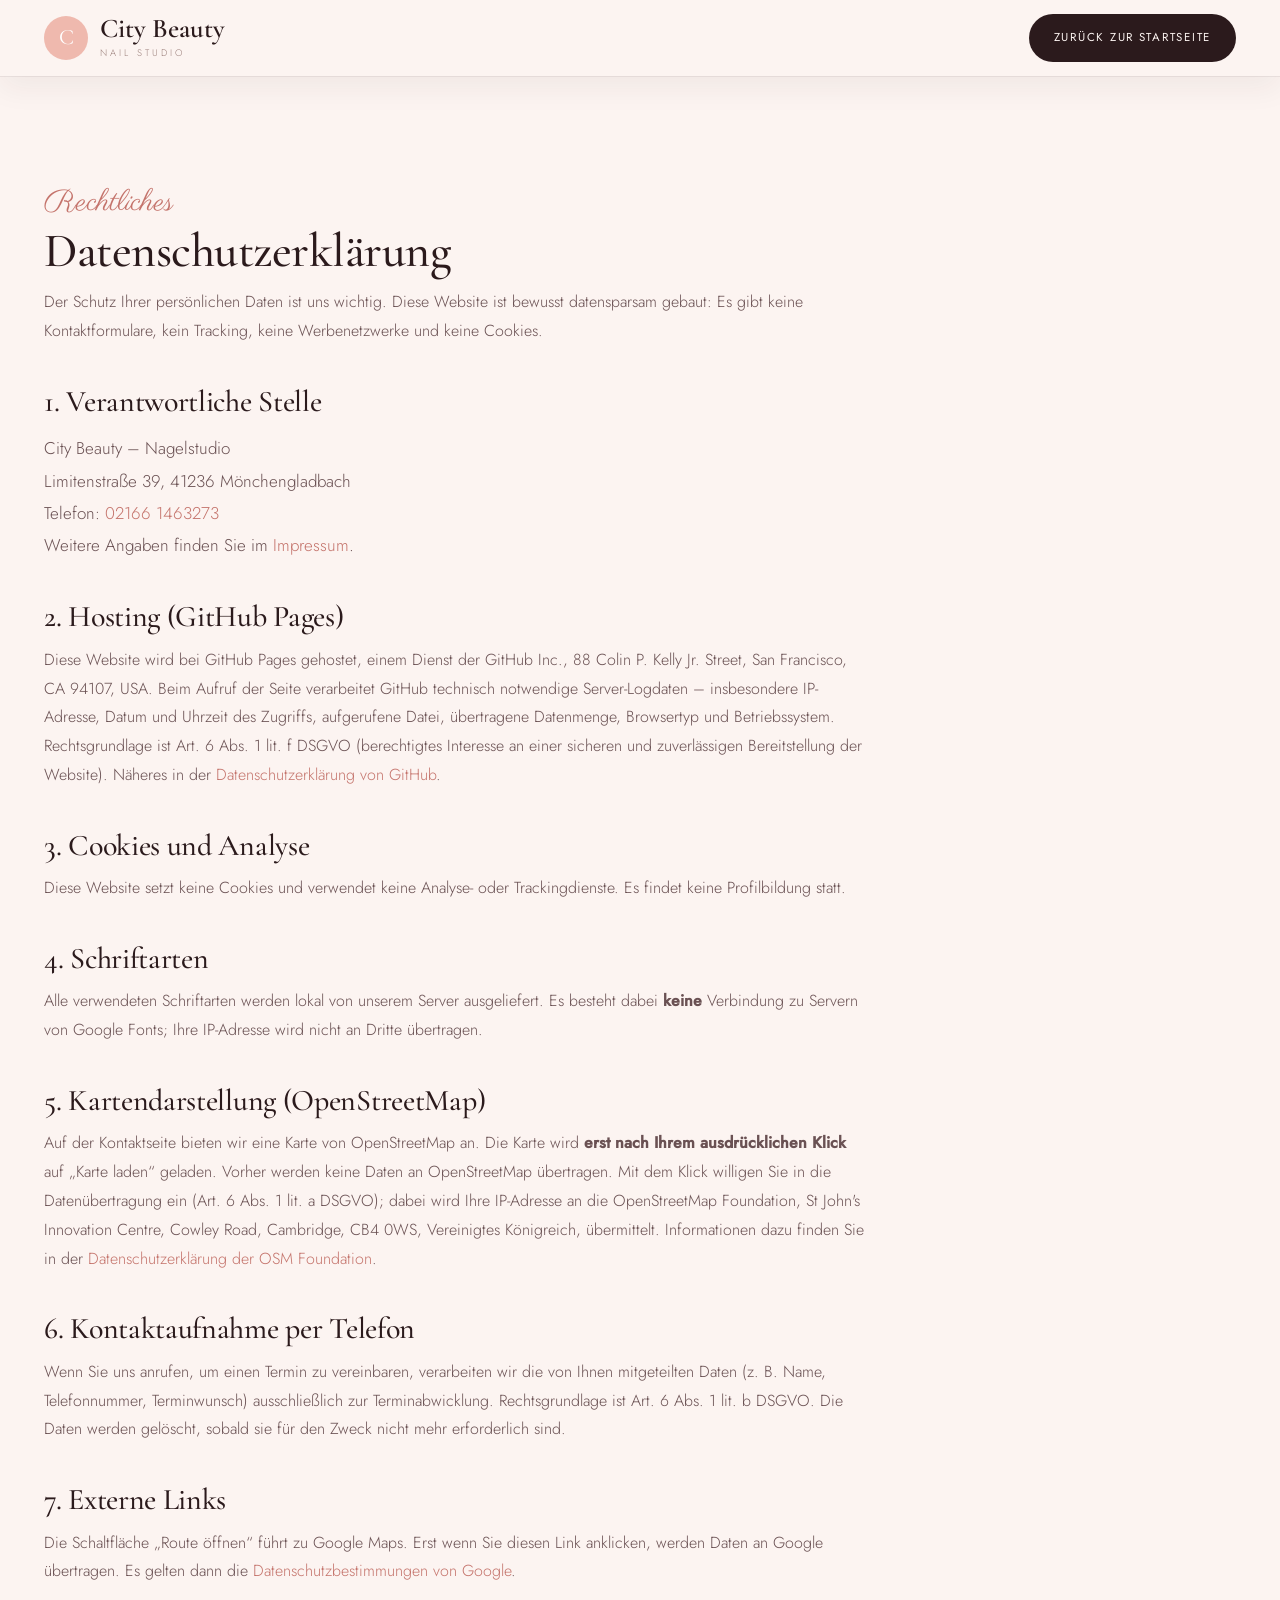
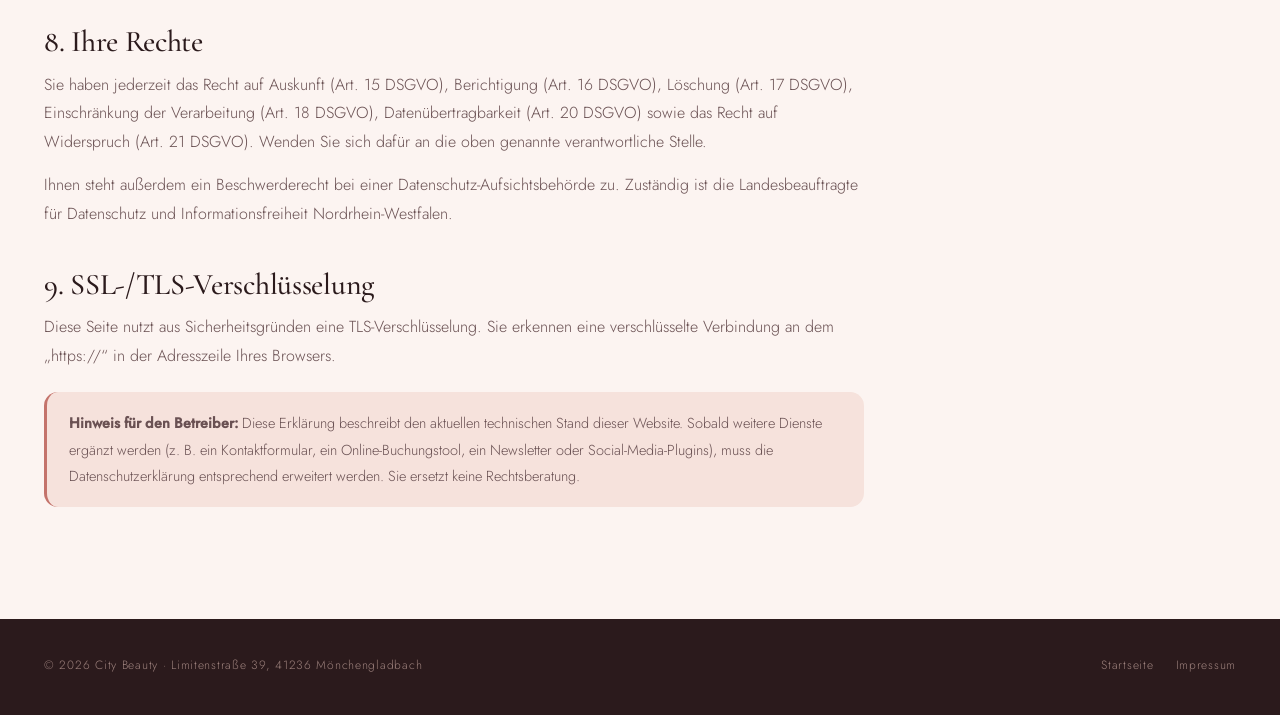
<file: datenschutz.html>
<!DOCTYPE html>
<html lang="de">
<head>
<meta charset="utf-8">
<meta name="viewport" content="width=device-width, initial-scale=1">
<title>Datenschutz · City Beauty Nagelstudio</title>
<meta name="description" content="Datenschutzerklärung der Website des Nagelstudios City Beauty in Mönchengladbach-Rheydt.">
<meta name="robots" content="noindex, follow">
<meta name="theme-color" content="#fcf4f1">
<link rel="icon" href="assets/img/favicon.svg" type="image/svg+xml">
<link rel="stylesheet" href="assets/css/fonts.css">
<link rel="stylesheet" href="assets/css/style.css">
</head>
<body>
<a class="skip-link" href="#main">Zum Inhalt springen</a>

<header class="header is-stuck">
  <div class="shell header__inner">
    <a class="brand" href="index.html" aria-label="City Beauty – zur Startseite">
      <span class="brand__mark" aria-hidden="true">C</span>
      <span>
        <span class="brand__name">City Beauty</span>
        <span class="brand__sub">Nail Studio</span>
      </span>
    </a>
    <a class="btn btn--sm" href="index.html">Zurück zur Startseite</a>
  </div>
</header>

<main id="main" class="section shell">
  <article class="legal">
    <span class="script">Rechtliches</span>
    <h1 class="h2" style="margin-top:8px">Datenschutzerklärung</h1>
    <p>Der Schutz Ihrer persönlichen Daten ist uns wichtig. Diese Website ist bewusst datensparsam gebaut: Es gibt keine Kontaktformulare, kein Tracking, keine Werbenetzwerke und keine Cookies.</p>

    <h2>1. Verantwortliche Stelle</h2>
    <address>
      City Beauty – Nagelstudio<br>
      Limitenstraße 39, 41236 Mönchengladbach<br>
      Telefon: <a href="tel:+4921661463273">02166 1463273</a><br>
      Weitere Angaben finden Sie im <a href="impressum.html">Impressum</a>.
    </address>

    <h2>2. Hosting (GitHub Pages)</h2>
    <p>Diese Website wird bei GitHub Pages gehostet, einem Dienst der GitHub Inc., 88 Colin P. Kelly Jr. Street, San Francisco, CA 94107, USA. Beim Aufruf der Seite verarbeitet GitHub technisch notwendige Server-Logdaten – insbesondere IP-Adresse, Datum und Uhrzeit des Zugriffs, aufgerufene Datei, übertragene Datenmenge, Browsertyp und Betriebssystem. Rechtsgrundlage ist Art. 6 Abs. 1 lit. f DSGVO (berechtigtes Interesse an einer sicheren und zuverlässigen Bereitstellung der Website). Näheres in der <a href="https://docs.github.com/de/site-policy/privacy-policies/github-privacy-statement" target="_blank" rel="noopener">Datenschutzerklärung von GitHub</a>.</p>

    <h2>3. Cookies und Analyse</h2>
    <p>Diese Website setzt keine Cookies und verwendet keine Analyse- oder Trackingdienste. Es findet keine Profilbildung statt.</p>

    <h2>4. Schriftarten</h2>
    <p>Alle verwendeten Schriftarten werden lokal von unserem Server ausgeliefert. Es besteht dabei <strong>keine</strong> Verbindung zu Servern von Google Fonts; Ihre IP-Adresse wird nicht an Dritte übertragen.</p>

    <h2>5. Kartendarstellung (OpenStreetMap)</h2>
    <p>Auf der Kontaktseite bieten wir eine Karte von OpenStreetMap an. Die Karte wird <strong>erst nach Ihrem ausdrücklichen Klick</strong> auf „Karte laden“ geladen. Vorher werden keine Daten an OpenStreetMap übertragen. Mit dem Klick willigen Sie in die Datenübertragung ein (Art. 6 Abs. 1 lit. a DSGVO); dabei wird Ihre IP-Adresse an die OpenStreetMap Foundation, St John's Innovation Centre, Cowley Road, Cambridge, CB4 0WS, Vereinigtes Königreich, übermittelt. Informationen dazu finden Sie in der <a href="https://wiki.osmfoundation.org/wiki/Privacy_Policy" target="_blank" rel="noopener">Datenschutzerklärung der OSM Foundation</a>.</p>

    <h2>6. Kontaktaufnahme per Telefon</h2>
    <p>Wenn Sie uns anrufen, um einen Termin zu vereinbaren, verarbeiten wir die von Ihnen mitgeteilten Daten (z. B. Name, Telefonnummer, Terminwunsch) ausschließlich zur Terminabwicklung. Rechtsgrundlage ist Art. 6 Abs. 1 lit. b DSGVO. Die Daten werden gelöscht, sobald sie für den Zweck nicht mehr erforderlich sind.</p>

    <h2>7. Externe Links</h2>
    <p>Die Schaltfläche „Route öffnen“ führt zu Google Maps. Erst wenn Sie diesen Link anklicken, werden Daten an Google übertragen. Es gelten dann die <a href="https://policies.google.com/privacy" target="_blank" rel="noopener">Datenschutzbestimmungen von Google</a>.</p>

    <h2>8. Ihre Rechte</h2>
    <p>Sie haben jederzeit das Recht auf Auskunft (Art. 15 DSGVO), Berichtigung (Art. 16 DSGVO), Löschung (Art. 17 DSGVO), Einschränkung der Verarbeitung (Art. 18 DSGVO), Datenübertragbarkeit (Art. 20 DSGVO) sowie das Recht auf Widerspruch (Art. 21 DSGVO). Wenden Sie sich dafür an die oben genannte verantwortliche Stelle.</p>
    <p>Ihnen steht außerdem ein Beschwerderecht bei einer Datenschutz-Aufsichtsbehörde zu. Zuständig ist die Landesbeauftragte für Datenschutz und Informationsfreiheit Nordrhein-Westfalen.</p>

    <h2>9. SSL-/TLS-Verschlüsselung</h2>
    <p>Diese Seite nutzt aus Sicherheitsgründen eine TLS-Verschlüsselung. Sie erkennen eine verschlüsselte Verbindung an dem „https://“ in der Adresszeile Ihres Browsers.</p>

    <p class="note"><strong>Hinweis für den Betreiber:</strong> Diese Erklärung beschreibt den aktuellen technischen Stand dieser Website. Sobald weitere Dienste ergänzt werden (z. B. ein Kontaktformular, ein Online-Buchungstool, ein Newsletter oder Social-Media-Plugins), muss die Datenschutzerklärung entsprechend erweitert werden. Sie ersetzt keine Rechtsberatung.</p>
  </article>
</main>

<footer class="footer">
  <div class="shell footer__bottom" style="padding-top:36px">
    <span>© <span id="year">2026</span> City Beauty · Limitenstraße 39, 41236 Mönchengladbach</span>
    <span style="display:flex;gap:22px">
      <a href="index.html">Startseite</a>
      <a href="impressum.html">Impressum</a>
    </span>
  </div>
</footer>

<script>document.getElementById('year').textContent = new Date().getFullYear();</script>
</body>
</html>
</file>
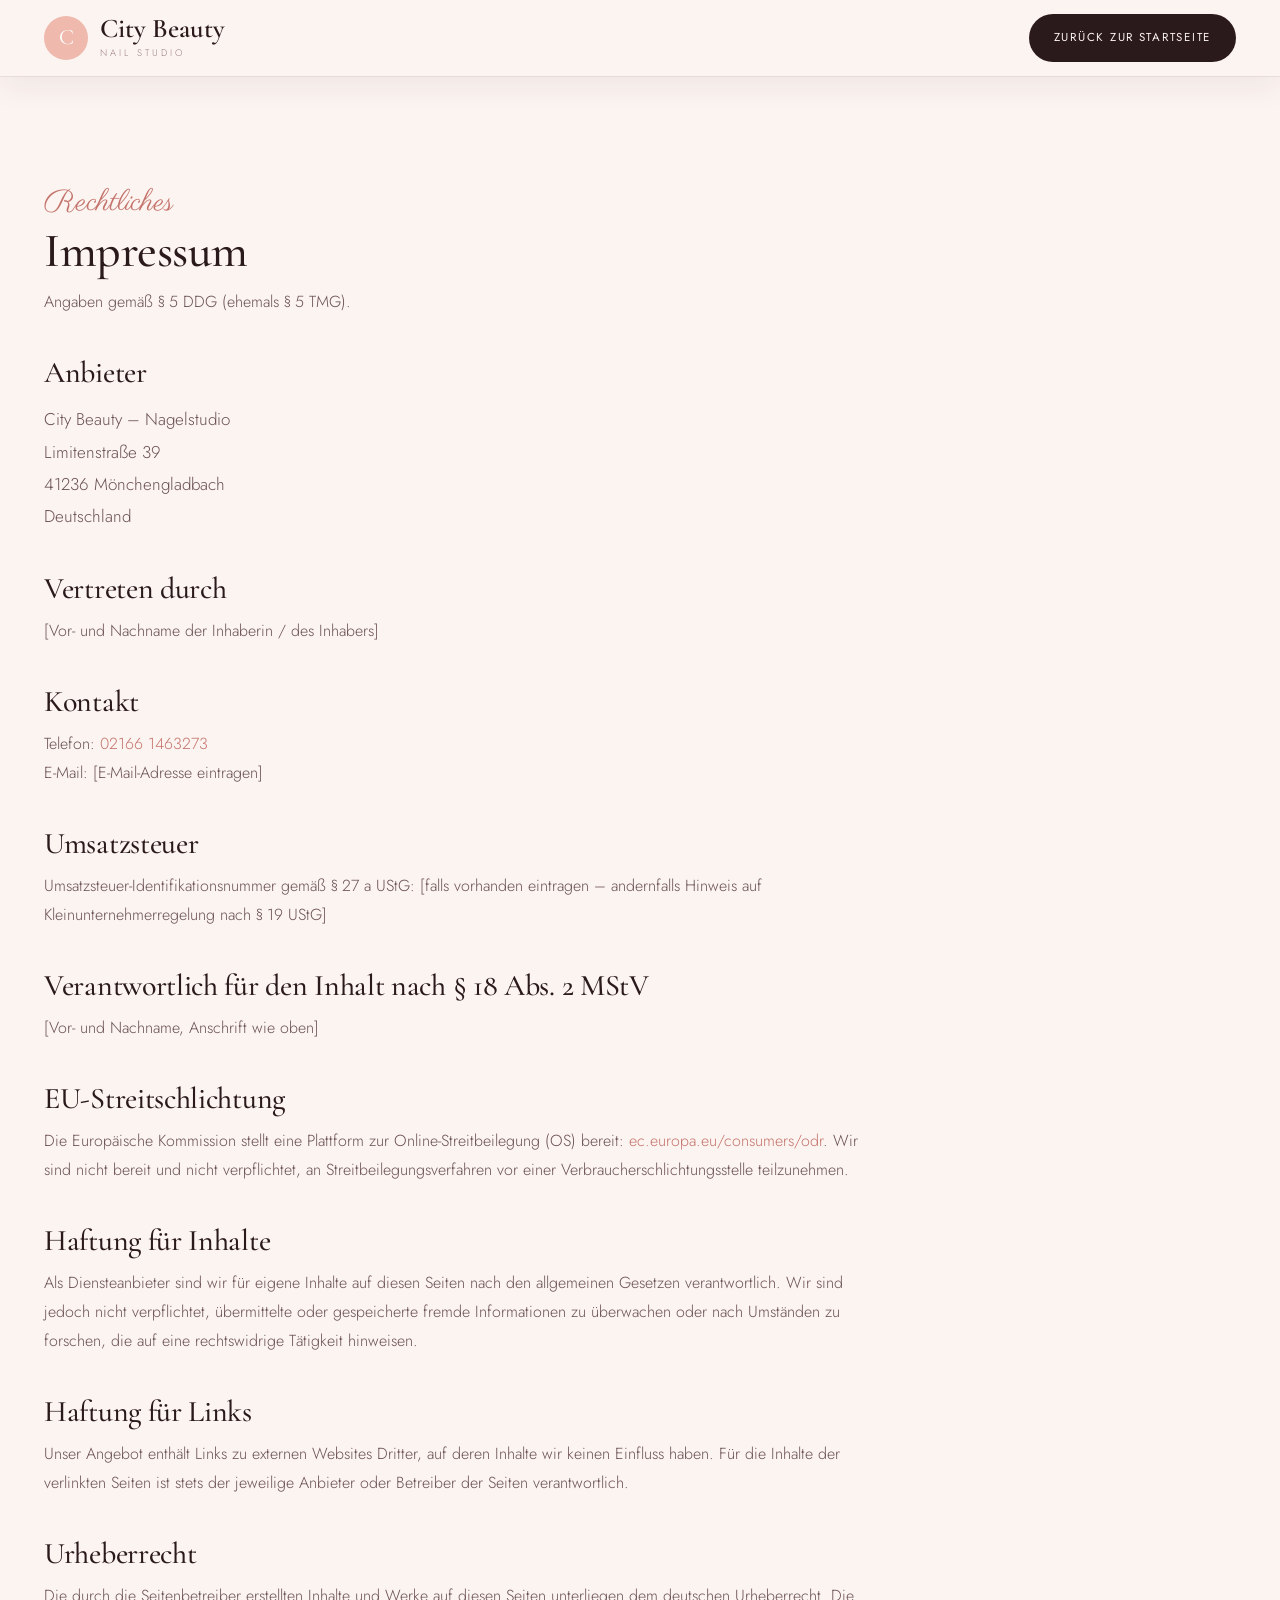
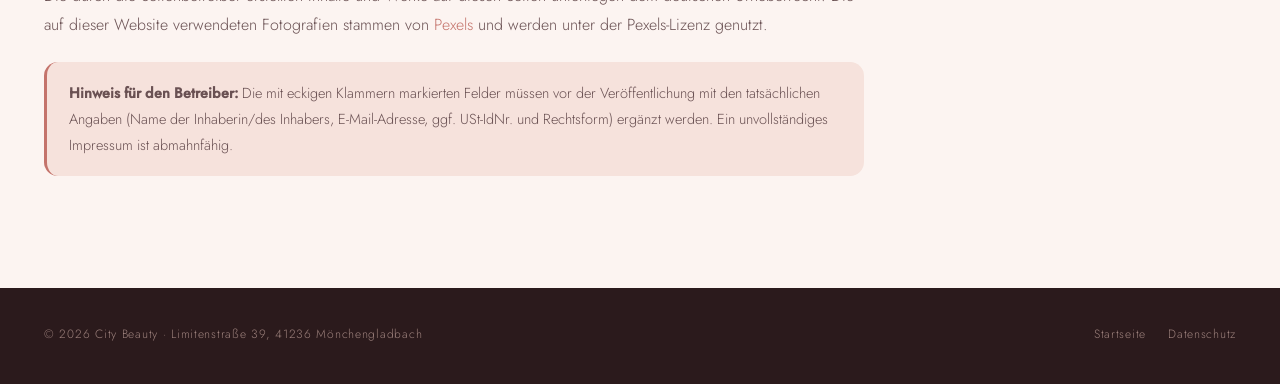
<file: impressum.html>
<!DOCTYPE html>
<html lang="de">
<head>
<meta charset="utf-8">
<meta name="viewport" content="width=device-width, initial-scale=1">
<title>Impressum · City Beauty Nagelstudio</title>
<meta name="description" content="Impressum und Anbieterkennzeichnung des Nagelstudios City Beauty, Limitenstraße 39, 41236 Mönchengladbach.">
<meta name="robots" content="noindex, follow">
<meta name="theme-color" content="#fcf4f1">
<link rel="icon" href="assets/img/favicon.svg" type="image/svg+xml">
<link rel="stylesheet" href="assets/css/fonts.css">
<link rel="stylesheet" href="assets/css/style.css">
</head>
<body>
<a class="skip-link" href="#main">Zum Inhalt springen</a>

<header class="header is-stuck">
  <div class="shell header__inner">
    <a class="brand" href="index.html" aria-label="City Beauty – zur Startseite">
      <span class="brand__mark" aria-hidden="true">C</span>
      <span>
        <span class="brand__name">City Beauty</span>
        <span class="brand__sub">Nail Studio</span>
      </span>
    </a>
    <a class="btn btn--sm" href="index.html">Zurück zur Startseite</a>
  </div>
</header>

<main id="main" class="section shell">
  <article class="legal">
    <span class="script">Rechtliches</span>
    <h1 class="h2" style="margin-top:8px">Impressum</h1>
    <p>Angaben gemäß § 5 DDG (ehemals § 5 TMG).</p>

    <h2>Anbieter</h2>
    <address>
      City Beauty – Nagelstudio<br>
      Limitenstraße 39<br>
      41236 Mönchengladbach<br>
      Deutschland
    </address>

    <h2>Vertreten durch</h2>
    <p>[Vor- und Nachname der Inhaberin / des Inhabers]</p>

    <h2>Kontakt</h2>
    <p>
      Telefon: <a href="tel:+4921661463273">02166 1463273</a><br>
      E-Mail: [E-Mail-Adresse eintragen]
    </p>

    <h2>Umsatzsteuer</h2>
    <p>Umsatzsteuer-Identifikationsnummer gemäß § 27 a UStG: [falls vorhanden eintragen – andernfalls Hinweis auf Kleinunternehmerregelung nach § 19 UStG]</p>

    <h2>Verantwortlich für den Inhalt nach § 18 Abs. 2 MStV</h2>
    <p>[Vor- und Nachname, Anschrift wie oben]</p>

    <h2>EU-Streitschlichtung</h2>
    <p>Die Europäische Kommission stellt eine Plattform zur Online-Streitbeilegung (OS) bereit: <a href="https://ec.europa.eu/consumers/odr/" target="_blank" rel="noopener">ec.europa.eu/consumers/odr</a>. Wir sind nicht bereit und nicht verpflichtet, an Streitbeilegungsverfahren vor einer Verbraucherschlichtungsstelle teilzunehmen.</p>

    <h2>Haftung für Inhalte</h2>
    <p>Als Diensteanbieter sind wir für eigene Inhalte auf diesen Seiten nach den allgemeinen Gesetzen verantwortlich. Wir sind jedoch nicht verpflichtet, übermittelte oder gespeicherte fremde Informationen zu überwachen oder nach Umständen zu forschen, die auf eine rechtswidrige Tätigkeit hinweisen.</p>

    <h2>Haftung für Links</h2>
    <p>Unser Angebot enthält Links zu externen Websites Dritter, auf deren Inhalte wir keinen Einfluss haben. Für die Inhalte der verlinkten Seiten ist stets der jeweilige Anbieter oder Betreiber der Seiten verantwortlich.</p>

    <h2>Urheberrecht</h2>
    <p>Die durch die Seitenbetreiber erstellten Inhalte und Werke auf diesen Seiten unterliegen dem deutschen Urheberrecht. Die auf dieser Website verwendeten Fotografien stammen von <a href="https://www.pexels.com/" target="_blank" rel="noopener">Pexels</a> und werden unter der Pexels-Lizenz genutzt.</p>

    <p class="note"><strong>Hinweis für den Betreiber:</strong> Die mit eckigen Klammern markierten Felder müssen vor der Veröffentlichung mit den tatsächlichen Angaben (Name der Inhaberin/des Inhabers, E-Mail-Adresse, ggf. USt-IdNr. und Rechtsform) ergänzt werden. Ein unvollständiges Impressum ist abmahnfähig.</p>
  </article>
</main>

<footer class="footer">
  <div class="shell footer__bottom" style="padding-top:36px">
    <span>© <span id="year">2026</span> City Beauty · Limitenstraße 39, 41236 Mönchengladbach</span>
    <span style="display:flex;gap:22px">
      <a href="index.html">Startseite</a>
      <a href="datenschutz.html">Datenschutz</a>
    </span>
  </div>
</footer>

<script>document.getElementById('year').textContent = new Date().getFullYear();</script>
</body>
</html>
</file>
<file: assets/css/fonts.css>
/* Selbst gehostete Schriften (Google Fonts, SIL OFL) */
@font-face {
  font-family: 'Cormorant Garamond';
  font-style: italic;
  font-weight: 400;
  font-display: swap;
  src: url('../fonts/cormorant-garamond-400-italic-latin-ext.woff2') format('woff2');
  unicode-range: U+0100-02BA, U+02BD-02C5, U+02C7-02CC, U+02CE-02D7, U+02DD-02FF, U+0304, U+0308, U+0329, U+1D00-1DBF, U+1E00-1E9F, U+1EF2-1EFF, U+2020, U+20A0-20AB, U+20AD-20C0, U+2113, U+2C60-2C7F, U+A720-A7FF;
}
@font-face {
  font-family: 'Cormorant Garamond';
  font-style: italic;
  font-weight: 400;
  font-display: swap;
  src: url('../fonts/cormorant-garamond-400-italic-latin.woff2') format('woff2');
  unicode-range: U+0000-00FF, U+0131, U+0152-0153, U+02BB-02BC, U+02C6, U+02DA, U+02DC, U+0304, U+0308, U+0329, U+2000-206F, U+20AC, U+2122, U+2191, U+2193, U+2212, U+2215, U+FEFF, U+FFFD;
}
@font-face {
  font-family: 'Cormorant Garamond';
  font-style: italic;
  font-weight: 500;
  font-display: swap;
  src: url('../fonts/cormorant-garamond-500-italic-latin-ext.woff2') format('woff2');
  unicode-range: U+0100-02BA, U+02BD-02C5, U+02C7-02CC, U+02CE-02D7, U+02DD-02FF, U+0304, U+0308, U+0329, U+1D00-1DBF, U+1E00-1E9F, U+1EF2-1EFF, U+2020, U+20A0-20AB, U+20AD-20C0, U+2113, U+2C60-2C7F, U+A720-A7FF;
}
@font-face {
  font-family: 'Cormorant Garamond';
  font-style: italic;
  font-weight: 500;
  font-display: swap;
  src: url('../fonts/cormorant-garamond-500-italic-latin.woff2') format('woff2');
  unicode-range: U+0000-00FF, U+0131, U+0152-0153, U+02BB-02BC, U+02C6, U+02DA, U+02DC, U+0304, U+0308, U+0329, U+2000-206F, U+20AC, U+2122, U+2191, U+2193, U+2212, U+2215, U+FEFF, U+FFFD;
}
@font-face {
  font-family: 'Cormorant Garamond';
  font-style: normal;
  font-weight: 400;
  font-display: swap;
  src: url('../fonts/cormorant-garamond-400-latin-ext.woff2') format('woff2');
  unicode-range: U+0100-02BA, U+02BD-02C5, U+02C7-02CC, U+02CE-02D7, U+02DD-02FF, U+0304, U+0308, U+0329, U+1D00-1DBF, U+1E00-1E9F, U+1EF2-1EFF, U+2020, U+20A0-20AB, U+20AD-20C0, U+2113, U+2C60-2C7F, U+A720-A7FF;
}
@font-face {
  font-family: 'Cormorant Garamond';
  font-style: normal;
  font-weight: 400;
  font-display: swap;
  src: url('../fonts/cormorant-garamond-400-latin.woff2') format('woff2');
  unicode-range: U+0000-00FF, U+0131, U+0152-0153, U+02BB-02BC, U+02C6, U+02DA, U+02DC, U+0304, U+0308, U+0329, U+2000-206F, U+20AC, U+2122, U+2191, U+2193, U+2212, U+2215, U+FEFF, U+FFFD;
}
@font-face {
  font-family: 'Cormorant Garamond';
  font-style: normal;
  font-weight: 500;
  font-display: swap;
  src: url('../fonts/cormorant-garamond-500-latin-ext.woff2') format('woff2');
  unicode-range: U+0100-02BA, U+02BD-02C5, U+02C7-02CC, U+02CE-02D7, U+02DD-02FF, U+0304, U+0308, U+0329, U+1D00-1DBF, U+1E00-1E9F, U+1EF2-1EFF, U+2020, U+20A0-20AB, U+20AD-20C0, U+2113, U+2C60-2C7F, U+A720-A7FF;
}
@font-face {
  font-family: 'Cormorant Garamond';
  font-style: normal;
  font-weight: 500;
  font-display: swap;
  src: url('../fonts/cormorant-garamond-500-latin.woff2') format('woff2');
  unicode-range: U+0000-00FF, U+0131, U+0152-0153, U+02BB-02BC, U+02C6, U+02DA, U+02DC, U+0304, U+0308, U+0329, U+2000-206F, U+20AC, U+2122, U+2191, U+2193, U+2212, U+2215, U+FEFF, U+FFFD;
}
@font-face {
  font-family: 'Cormorant Garamond';
  font-style: normal;
  font-weight: 600;
  font-display: swap;
  src: url('../fonts/cormorant-garamond-600-latin-ext.woff2') format('woff2');
  unicode-range: U+0100-02BA, U+02BD-02C5, U+02C7-02CC, U+02CE-02D7, U+02DD-02FF, U+0304, U+0308, U+0329, U+1D00-1DBF, U+1E00-1E9F, U+1EF2-1EFF, U+2020, U+20A0-20AB, U+20AD-20C0, U+2113, U+2C60-2C7F, U+A720-A7FF;
}
@font-face {
  font-family: 'Cormorant Garamond';
  font-style: normal;
  font-weight: 600;
  font-display: swap;
  src: url('../fonts/cormorant-garamond-600-latin.woff2') format('woff2');
  unicode-range: U+0000-00FF, U+0131, U+0152-0153, U+02BB-02BC, U+02C6, U+02DA, U+02DC, U+0304, U+0308, U+0329, U+2000-206F, U+20AC, U+2122, U+2191, U+2193, U+2212, U+2215, U+FEFF, U+FFFD;
}
@font-face {
  font-family: 'Jost';
  font-style: normal;
  font-weight: 300;
  font-display: swap;
  src: url('../fonts/jost-300-latin-ext.woff2') format('woff2');
  unicode-range: U+0100-02BA, U+02BD-02C5, U+02C7-02CC, U+02CE-02D7, U+02DD-02FF, U+0304, U+0308, U+0329, U+1D00-1DBF, U+1E00-1E9F, U+1EF2-1EFF, U+2020, U+20A0-20AB, U+20AD-20C0, U+2113, U+2C60-2C7F, U+A720-A7FF;
}
@font-face {
  font-family: 'Jost';
  font-style: normal;
  font-weight: 300;
  font-display: swap;
  src: url('../fonts/jost-300-latin.woff2') format('woff2');
  unicode-range: U+0000-00FF, U+0131, U+0152-0153, U+02BB-02BC, U+02C6, U+02DA, U+02DC, U+0304, U+0308, U+0329, U+2000-206F, U+20AC, U+2122, U+2191, U+2193, U+2212, U+2215, U+FEFF, U+FFFD;
}
@font-face {
  font-family: 'Jost';
  font-style: normal;
  font-weight: 400;
  font-display: swap;
  src: url('../fonts/jost-400-latin-ext.woff2') format('woff2');
  unicode-range: U+0100-02BA, U+02BD-02C5, U+02C7-02CC, U+02CE-02D7, U+02DD-02FF, U+0304, U+0308, U+0329, U+1D00-1DBF, U+1E00-1E9F, U+1EF2-1EFF, U+2020, U+20A0-20AB, U+20AD-20C0, U+2113, U+2C60-2C7F, U+A720-A7FF;
}
@font-face {
  font-family: 'Jost';
  font-style: normal;
  font-weight: 400;
  font-display: swap;
  src: url('../fonts/jost-400-latin.woff2') format('woff2');
  unicode-range: U+0000-00FF, U+0131, U+0152-0153, U+02BB-02BC, U+02C6, U+02DA, U+02DC, U+0304, U+0308, U+0329, U+2000-206F, U+20AC, U+2122, U+2191, U+2193, U+2212, U+2215, U+FEFF, U+FFFD;
}
@font-face {
  font-family: 'Jost';
  font-style: normal;
  font-weight: 500;
  font-display: swap;
  src: url('../fonts/jost-500-latin-ext.woff2') format('woff2');
  unicode-range: U+0100-02BA, U+02BD-02C5, U+02C7-02CC, U+02CE-02D7, U+02DD-02FF, U+0304, U+0308, U+0329, U+1D00-1DBF, U+1E00-1E9F, U+1EF2-1EFF, U+2020, U+20A0-20AB, U+20AD-20C0, U+2113, U+2C60-2C7F, U+A720-A7FF;
}
@font-face {
  font-family: 'Jost';
  font-style: normal;
  font-weight: 500;
  font-display: swap;
  src: url('../fonts/jost-500-latin.woff2') format('woff2');
  unicode-range: U+0000-00FF, U+0131, U+0152-0153, U+02BB-02BC, U+02C6, U+02DA, U+02DC, U+0304, U+0308, U+0329, U+2000-206F, U+20AC, U+2122, U+2191, U+2193, U+2212, U+2215, U+FEFF, U+FFFD;
}
@font-face {
  font-family: 'Parisienne';
  font-style: normal;
  font-weight: 400;
  font-display: swap;
  src: url('../fonts/parisienne-400-latin-ext.woff2') format('woff2');
  unicode-range: U+0100-02BA, U+02BD-02C5, U+02C7-02CC, U+02CE-02D7, U+02DD-02FF, U+0304, U+0308, U+0329, U+1D00-1DBF, U+1E00-1E9F, U+1EF2-1EFF, U+2020, U+20A0-20AB, U+20AD-20C0, U+2113, U+2C60-2C7F, U+A720-A7FF;
}
@font-face {
  font-family: 'Parisienne';
  font-style: normal;
  font-weight: 400;
  font-display: swap;
  src: url('../fonts/parisienne-400-latin.woff2') format('woff2');
  unicode-range: U+0000-00FF, U+0131, U+0152-0153, U+02BB-02BC, U+02C6, U+02DA, U+02DC, U+0304, U+0308, U+0329, U+2000-206F, U+20AC, U+2122, U+2191, U+2193, U+2212, U+2215, U+FEFF, U+FFFD;
}
</file>
<file: assets/css/style.css>
/* ==========================================================================
   City Beauty · Nagelstudio Mönchengladbach-Rheydt
   ========================================================================== */

:root {
  --ink: #2b1a1c;
  --ink-soft: #6a5153;
  --muted: #9c807c;
  --cream: #fcf4f1;
  --blush: #f7e7e2;
  --blush-2: #f6e2dc;
  --sand: #f1dcd6;
  --rose: #c4736b;
  --rose-deep: #8e4f49;
  --rose-light: #efb9ae;
  --line: #e3c9c2;
  --white: #fff;

  --font-display: "Cormorant Garamond", "Times New Roman", serif;
  --font-script: "Parisienne", "Cormorant Garamond", cursive;
  --font-sans: "Jost", "Helvetica Neue", Helvetica, Arial, sans-serif;

  --shell: 1320px;
  --gutter: clamp(20px, 4vw, 44px);
  --radius: 28px;

  --ease: cubic-bezier(0.22, 0.61, 0.36, 1);
  --ease-out: cubic-bezier(0.16, 1, 0.3, 1);
  --shadow-sm: 0 10px 26px rgba(43, 26, 28, 0.07);
  --shadow-md: 0 18px 44px rgba(43, 26, 28, 0.1);
  --shadow-lg: 0 30px 70px rgba(43, 26, 28, 0.14);
  --header-h: 78px;
}

*,
*::before,
*::after { box-sizing: border-box; }

html {
  scroll-behavior: smooth;
  -webkit-text-size-adjust: 100%;
}

body {
  margin: 0;
  background: var(--cream);
  color: var(--ink);
  font-family: var(--font-sans);
  font-weight: 300;
  font-size: 17px;
  line-height: 1.7;
  overflow-x: hidden;
  -webkit-font-smoothing: antialiased;
  text-rendering: optimizeLegibility;
}

img { max-width: 100%; display: block; }
a { color: var(--rose); text-decoration: none; transition: color 0.3s var(--ease); }
a:hover { color: var(--ink); }
::selection { background: var(--blush-2); color: var(--ink); }

h1, h2, h3, h4 {
  font-family: var(--font-display);
  font-weight: 500;
  line-height: 1.08;
  letter-spacing: -0.01em;
  margin: 0;
  text-wrap: balance;
}

p { margin: 0; text-wrap: pretty; }

:focus-visible {
  outline: 2px solid var(--rose);
  outline-offset: 3px;
  border-radius: 4px;
}

.shell {
  width: 100%;
  max-width: var(--shell);
  margin-inline: auto;
  padding-inline: var(--gutter);
}

.section { padding-block: clamp(64px, 9vw, 112px); }
.section--tight { padding-block: clamp(52px, 7vw, 84px); }
.section-blush { background: var(--blush); }

.skip-link {
  position: absolute;
  left: -9999px;
  top: 0;
  z-index: 200;
  background: var(--ink);
  color: var(--cream);
  padding: 14px 22px;
  border-radius: 0 0 14px 0;
}
.skip-link:focus { left: 0; color: var(--cream); }

/* ---------- Typo helpers ---------- */
.script {
  font-family: var(--font-script);
  font-size: clamp(24px, 3.2vw, 30px);
  color: var(--rose);
  line-height: 1;
  display: inline-block;
}

.h1 { font-size: clamp(42px, 7.4vw, 78px); letter-spacing: -0.02em; }
.h2 { font-size: clamp(31px, 4.6vw, 48px); }
.h3 { font-size: clamp(23px, 2.4vw, 28px); font-weight: 600; }

.lead {
  font-size: clamp(16px, 1.6vw, 17.5px);
  line-height: 1.78;
  color: var(--ink-soft);
}

.eyebrow {
  font-size: 11.5px;
  letter-spacing: 0.18em;
  text-transform: uppercase;
  color: var(--muted);
}

.rule {
  display: inline-flex;
  align-items: center;
  gap: 12px;
  margin-bottom: 14px;
}
.rule::before {
  content: "";
  width: 30px;
  height: 1px;
  background: var(--rose-light);
}

.section-head { text-align: center; margin-bottom: clamp(38px, 5vw, 56px); }
.section-head .h2 { margin-top: 10px; margin-inline: auto; max-width: 22ch; }
.section-head p { margin: 16px auto 0; max-width: 56ch; }

/* ---------- Buttons ---------- */
.btn {
  --btn-bg: var(--ink);
  --btn-fg: var(--cream);
  position: relative;
  display: inline-flex;
  align-items: center;
  justify-content: center;
  gap: 10px;
  background: var(--btn-bg);
  color: var(--btn-fg);
  border: 1px solid transparent;
  padding: 17px 32px;
  font-family: var(--font-sans);
  font-size: 12.5px;
  font-weight: 400;
  letter-spacing: 0.15em;
  text-transform: uppercase;
  border-radius: 999px;
  cursor: pointer;
  overflow: hidden;
  isolation: isolate;
  transition: transform 0.4s var(--ease-out), box-shadow 0.4s var(--ease-out),
    color 0.35s var(--ease), border-color 0.35s var(--ease);
}
.btn::after {
  content: "";
  position: absolute;
  inset: 0;
  z-index: -1;
  background: var(--rose);
  transform: translateY(101%);
  transition: transform 0.5s var(--ease-out);
}
.btn:hover { color: var(--white); transform: translateY(-2px); box-shadow: var(--shadow-md); }
.btn:hover::after { transform: translateY(0); }
.btn:active { transform: translateY(0); }

.btn--rose {
  --btn-bg: var(--rose);
  --btn-fg: var(--white);
  box-shadow: 0 16px 34px rgba(196, 115, 107, 0.26);
}
.btn--rose::after { background: var(--ink); }

.btn--ghost {
  --btn-bg: transparent;
  --btn-fg: var(--rose-deep);
  border-color: var(--line);
}
.btn--ghost::after { background: var(--ink); }
.btn--ghost:hover { border-color: var(--ink); }

.btn--sm { padding: 13px 24px; font-size: 11.5px; }

/* ---------- Top bar ---------- */
.topbar {
  background: var(--ink);
  color: #d8c4c0;
  font-size: 12.5px;
  letter-spacing: 0.1em;
}
.topbar__inner {
  display: flex;
  flex-wrap: wrap;
  align-items: center;
  justify-content: space-between;
  gap: 8px 28px;
  padding-block: 11px;
}
.topbar a { color: #f2ded9; }
.topbar a:hover { color: var(--rose-light); }
.topbar__right { display: flex; align-items: center; gap: 22px; }
.status { display: inline-flex; align-items: center; gap: 8px; color: #f2ded9; }
.status__dot {
  width: 7px;
  height: 7px;
  border-radius: 999px;
  background: var(--muted);
  flex: none;
}
.status--open .status__dot {
  background: #7fc99a;
  box-shadow: 0 0 0 0 rgba(127, 201, 154, 0.6);
  animation: pulse 2.6s infinite;
}
@keyframes pulse {
  70% { box-shadow: 0 0 0 8px rgba(127, 201, 154, 0); }
  100% { box-shadow: 0 0 0 0 rgba(127, 201, 154, 0); }
}

/* ---------- Header ---------- */
.header {
  position: sticky;
  top: 0;
  z-index: 60;
  background: rgba(252, 244, 241, 0.86);
  backdrop-filter: saturate(140%) blur(14px);
  -webkit-backdrop-filter: saturate(140%) blur(14px);
  transition: box-shadow 0.4s var(--ease), background 0.4s var(--ease);
}
.header.is-stuck {
  background: rgba(252, 244, 241, 0.96);
  box-shadow: 0 1px 0 rgba(43, 26, 28, 0.07), 0 12px 30px rgba(43, 26, 28, 0.06);
}
.header__inner {
  display: flex;
  align-items: center;
  justify-content: space-between;
  gap: 20px;
  padding-block: 14px;
}

.brand { display: flex; align-items: center; gap: 12px; color: var(--ink); }
.brand:hover { color: var(--ink); }
.brand__mark {
  width: 44px;
  height: 44px;
  flex: none;
  border-radius: 999px;
  background: var(--rose-light);
  color: var(--white);
  display: grid;
  place-items: center;
  font-family: var(--font-display);
  font-size: 22px;
  transition: transform 0.5s var(--ease-out), background 0.4s var(--ease);
}
.brand:hover .brand__mark { transform: rotate(-8deg) scale(1.05); background: var(--rose); }
.brand__name {
  font-family: var(--font-display);
  font-size: 27px;
  font-weight: 600;
  line-height: 1;
  display: block;
}
.brand__sub {
  font-size: 9.5px;
  letter-spacing: 0.32em;
  text-transform: uppercase;
  color: var(--muted);
  display: block;
  margin-top: 3px;
}

.nav { display: flex; gap: 4px; }
.nav a {
  position: relative;
  color: #4a3336;
  font-size: 13px;
  letter-spacing: 0.06em;
  text-transform: uppercase;
  padding: 10px 15px;
  border-radius: 999px;
  transition: color 0.3s var(--ease), background 0.4s var(--ease);
}
.nav a::after {
  content: "";
  position: absolute;
  left: 15px;
  right: 15px;
  bottom: 6px;
  height: 1px;
  background: var(--rose);
  transform: scaleX(0);
  transform-origin: left;
  transition: transform 0.45s var(--ease-out);
}
.nav a:hover { color: var(--ink); }
.nav a:hover::after { transform: scaleX(1); }
.nav a.is-active { color: var(--ink); background: var(--blush-2); }
.nav a.is-active::after { transform: scaleX(0); }

.header__cta { display: inline-flex; }

.burger {
  display: none;
  width: 46px;
  height: 46px;
  border: 1px solid var(--line);
  border-radius: 999px;
  background: transparent;
  cursor: pointer;
  padding: 0;
  flex-direction: column;
  align-items: center;
  justify-content: center;
  transition: background 0.35s var(--ease), border-color 0.35s var(--ease);
}
.burger:hover { background: var(--blush-2); }
.burger span {
  display: block;
  width: 18px;
  height: 1.5px;
  background: var(--ink);
  border-radius: 2px;
  transition: transform 0.45s var(--ease-out), opacity 0.25s var(--ease);
}
.burger span + span { margin-top: 5px; }
.burger[aria-expanded="true"] span:nth-child(1) { transform: translateY(6.5px) rotate(45deg); }
.burger[aria-expanded="true"] span:nth-child(2) { opacity: 0; }
.burger[aria-expanded="true"] span:nth-child(3) { transform: translateY(-6.5px) rotate(-45deg); }

.mobile-nav {
  position: fixed;
  inset: 0;
  z-index: 55;
  background: var(--cream);
  padding: calc(var(--header-h) + 28px) var(--gutter) 40px;
  display: flex;
  flex-direction: column;
  gap: 6px;
  opacity: 0;
  visibility: hidden;
  transform: translateY(-12px);
  transition: opacity 0.4s var(--ease), transform 0.5s var(--ease-out), visibility 0.4s;
  overflow-y: auto;
}
.mobile-nav.is-open { opacity: 1; visibility: visible; transform: translateY(0); }
.mobile-nav a.mobile-link {
  font-family: var(--font-display);
  font-size: 34px;
  color: var(--ink);
  padding: 12px 0;
  border-bottom: 1px solid var(--line);
  opacity: 0;
  transform: translateY(14px);
}
.mobile-nav.is-open a.mobile-link {
  animation: mobileIn 0.55s var(--ease-out) forwards;
}
.mobile-nav.is-open a.mobile-link:nth-child(1) { animation-delay: 0.06s; }
.mobile-nav.is-open a.mobile-link:nth-child(2) { animation-delay: 0.12s; }
.mobile-nav.is-open a.mobile-link:nth-child(3) { animation-delay: 0.18s; }
.mobile-nav.is-open a.mobile-link:nth-child(4) { animation-delay: 0.24s; }
.mobile-nav.is-open a.mobile-link:nth-child(5) { animation-delay: 0.3s; }
@keyframes mobileIn { to { opacity: 1; transform: translateY(0); } }
.mobile-nav__foot { margin-top: auto; padding-top: 30px; display: grid; gap: 14px; }
.mobile-nav__foot .btn { width: 100%; }

body.nav-open { overflow: hidden; }

/* ---------- Hero ---------- */
.hero {
  display: grid;
  grid-template-columns: minmax(0, 1.04fr) minmax(0, 1fr);
  gap: clamp(34px, 5vw, 60px);
  align-items: center;
  padding-block: clamp(44px, 6vw, 74px) clamp(60px, 8vw, 96px);
}
.hero__title { margin-bottom: 20px; }
.hero__title em { font-style: italic; color: var(--rose); }
.hero__lead { max-width: 46ch; margin-bottom: 32px; }
.hero__actions {
  display: flex;
  flex-wrap: wrap;
  align-items: center;
  gap: 16px 22px;
  margin-bottom: 34px;
}
.phone-link { display: flex; align-items: center; gap: 13px; color: var(--ink); }
.phone-link__icon {
  width: 52px;
  height: 52px;
  flex: none;
  border-radius: 999px;
  border: 1px solid var(--line);
  color: var(--rose);
  display: grid;
  place-items: center;
  transition: background 0.4s var(--ease), color 0.4s var(--ease), transform 0.5s var(--ease-out);
}
.phone-link:hover .phone-link__icon {
  background: var(--rose);
  color: var(--white);
  transform: scale(1.06);
}
.phone-link__label { display: block; font-size: 10.5px; letter-spacing: 0.16em; text-transform: uppercase; color: var(--muted); }
.phone-link__num { display: block; font-family: var(--font-display); font-size: 23px; font-weight: 600; line-height: 1.25; }

.trust { display: flex; flex-wrap: wrap; gap: 12px; }
.chip {
  display: inline-flex;
  align-items: center;
  gap: 9px;
  background: var(--blush-2);
  color: var(--ink-soft);
  border-radius: 999px;
  padding: 11px 20px;
  font-size: 13px;
  letter-spacing: 0.04em;
}
.chip strong { color: var(--ink); font-weight: 500; }

.hero__art { position: relative; aspect-ratio: 4 / 5; max-height: 640px; }
.hero__frame {
  position: absolute;
  inset: 0;
  border-radius: 320px 320px var(--radius) var(--radius);
  overflow: hidden;
  background: var(--sand);
}
.hero__frame img { width: 100%; height: 100%; object-fit: cover; will-change: transform; }
.hero__bubble {
  position: absolute;
  left: clamp(-30px, -2vw, 0px);
  bottom: 12%;
  width: clamp(112px, 15vw, 186px);
  aspect-ratio: 1;
  border-radius: 999px;
  overflow: hidden;
  border: 8px solid var(--cream);
  background: var(--sand);
  box-shadow: var(--shadow-md);
  animation: float 7s ease-in-out infinite;
}
.hero__bubble img { width: 100%; height: 100%; object-fit: cover; }
@keyframes float {
  0%, 100% { transform: translateY(0); }
  50% { transform: translateY(-12px); }
}

.badge {
  position: absolute;
  right: clamp(-16px, -1vw, 0px);
  top: 6%;
  width: clamp(96px, 11vw, 132px);
  aspect-ratio: 1;
  pointer-events: none;
}
.badge__ring {
  position: absolute;
  inset: 0;
  border-radius: 999px;
  border: 1px dashed var(--rose-light);
  animation: spin 24s linear infinite;
}
@keyframes spin { to { transform: rotate(360deg); } }
.badge__core {
  position: absolute;
  inset: 13%;
  border-radius: 999px;
  background: var(--ink);
  color: var(--cream);
  display: grid;
  place-content: center;
  text-align: center;
  gap: 2px;
  padding: 6px;
}
.badge__core .script { font-size: clamp(17px, 2vw, 22px); color: var(--rose-light); }
.badge__core span:last-child {
  font-size: clamp(8.5px, 1vw, 10.5px);
  letter-spacing: 0.16em;
  text-transform: uppercase;
  line-height: 1.35;
}

/* ---------- Split layouts ---------- */
.split {
  display: grid;
  grid-template-columns: minmax(0, 1fr) minmax(0, 1.06fr);
  gap: clamp(36px, 5.5vw, 74px);
  align-items: center;
}
.split--reverse { grid-template-columns: minmax(0, 1fr) minmax(0, 1.1fr); }

.collage { position: relative; aspect-ratio: 1 / 1.02; }
.collage__a,
.collage__b { position: absolute; overflow: hidden; background: var(--sand); }
.collage__a {
  left: 0;
  top: 0;
  width: 66%;
  height: 72%;
  border-radius: 240px 240px var(--radius) var(--radius);
}
.collage__b {
  right: 0;
  bottom: 0;
  width: 58%;
  height: 54%;
  border-radius: var(--radius);
  border: 10px solid var(--cream);
  box-shadow: var(--shadow-sm);
}
.collage img { width: 100%; height: 100%; object-fit: cover; }
.stat-card {
  position: absolute;
  left: 2%;
  bottom: 4%;
  background: var(--white);
  border-radius: 22px;
  padding: 18px 24px;
  box-shadow: var(--shadow-md);
}
.stat-card__num {
  font-family: var(--font-display);
  font-size: 34px;
  font-weight: 600;
  line-height: 1;
  color: var(--rose);
}
.stat-card__label { font-size: 11px; letter-spacing: 0.14em; text-transform: uppercase; color: var(--muted); margin-top: 6px; }

.ticklist {
  display: grid;
  grid-template-columns: repeat(2, minmax(0, 1fr));
  gap: 12px 26px;
  margin: 26px 0 34px;
  padding: 0;
  list-style: none;
}
.ticklist li { display: flex; gap: 11px; align-items: baseline; font-size: 16px; color: #4a3336; }
.ticklist li::before { content: "✦"; color: var(--rose); flex: none; }

/* ---------- Services ---------- */
.cards {
  display: grid;
  grid-template-columns: repeat(3, minmax(0, 1fr));
  gap: clamp(18px, 2vw, 26px);
}
.card {
  background: var(--cream);
  border-radius: 230px 230px var(--radius) var(--radius);
  padding: 20px 20px 32px;
  text-align: center;
  transition: transform 0.55s var(--ease-out), box-shadow 0.55s var(--ease-out), background 0.4s var(--ease);
}
.card:hover { background: var(--white); transform: translateY(-8px); box-shadow: var(--shadow-lg); }
.card__media {
  position: relative;
  aspect-ratio: 1 / 1.06;
  border-radius: 210px 210px 22px 22px;
  overflow: hidden;
  background: var(--sand);
  margin-bottom: 22px;
}
.card__media img {
  width: 100%;
  height: 100%;
  object-fit: cover;
  transition: transform 1.1s var(--ease-out);
}
.card:hover .card__media img { transform: scale(1.06); }
.card__body { padding-inline: 12px; }
.card h3 { margin-bottom: 10px; }
.card p { font-size: 15px; line-height: 1.7; color: var(--ink-soft); margin-bottom: 18px; }
.tag {
  display: inline-block;
  background: var(--blush-2);
  color: var(--rose-deep);
  border-radius: 999px;
  padding: 8px 19px;
  font-size: 12px;
  letter-spacing: 0.12em;
  text-transform: uppercase;
}
.card:hover .tag { background: var(--blush); }

.mini-cards {
  display: grid;
  grid-template-columns: repeat(3, minmax(0, 1fr));
  gap: clamp(14px, 1.6vw, 20px);
  margin-top: clamp(18px, 2vw, 26px);
}
.mini-card {
  background: var(--cream);
  border-radius: 22px;
  padding: 26px 26px 28px;
  transition: transform 0.5s var(--ease-out), box-shadow 0.5s var(--ease-out);
}
.mini-card:hover { transform: translateY(-5px); box-shadow: var(--shadow-md); }
.mini-card h4 { font-size: 22px; font-weight: 600; margin-bottom: 8px; }
.mini-card p { font-size: 14.5px; line-height: 1.68; color: var(--ink-soft); }

/* ---------- Steps ---------- */
.steps {
  display: grid;
  grid-template-columns: repeat(3, minmax(0, 1fr));
  gap: clamp(20px, 3vw, 40px);
  counter-reset: step;
}
.step { position: relative; padding-top: 12px; }
.step__num {
  font-family: var(--font-display);
  font-size: 60px;
  line-height: 1;
  color: var(--rose-light);
  margin-bottom: 12px;
  display: block;
}
.step h3 { margin-bottom: 8px; }
.step p { font-size: 15.5px; color: var(--ink-soft); line-height: 1.72; }

/* ---------- Price list ---------- */
.pricelist { display: flex; flex-direction: column; }
.price-row {
  display: flex;
  align-items: baseline;
  gap: 12px;
  padding: 13px 0;
  border-bottom: 1px dashed var(--line);
  transition: padding-left 0.4s var(--ease);
}
.price-row:last-child { border-bottom: 0; }
.price-row:hover { padding-left: 6px; }
.price-row__name { font-family: var(--font-display); font-size: clamp(20px, 2.1vw, 23px); font-weight: 600; }
.price-row__name small {
  display: block;
  font-family: var(--font-sans);
  font-size: 12.5px;
  font-weight: 300;
  color: var(--muted);
  letter-spacing: 0.02em;
  margin-top: 2px;
}
.price-row__dots { flex: 1; border-bottom: 1px dotted var(--line); transform: translateY(-4px); min-width: 12px; }
.price-row__value { font-size: 16px; color: var(--rose-deep); white-space: nowrap; }
.price-note {
  margin-top: 22px;
  font-size: 13.5px;
  color: var(--muted);
  line-height: 1.7;
}

.frame-tall {
  position: relative;
  aspect-ratio: 4 / 5;
  border-radius: var(--radius) var(--radius) 260px 260px;
  overflow: hidden;
  background: var(--sand);
}
.frame-tall img { width: 100%; height: 100%; object-fit: cover; }

/* ---------- Facts strip ---------- */
.facts { background: var(--ink); color: #f2ded9; }
.facts__grid {
  display: grid;
  grid-template-columns: repeat(4, minmax(0, 1fr));
  gap: clamp(22px, 3vw, 34px);
  padding-block: clamp(48px, 6vw, 70px);
  text-align: center;
}
.fact__num {
  font-family: var(--font-display);
  font-size: clamp(34px, 4vw, 46px);
  line-height: 1;
  color: var(--rose-light);
}
.fact__label { font-size: 11px; letter-spacing: 0.16em; text-transform: uppercase; color: #b79e9a; margin-top: 9px; }

/* ---------- Gallery ---------- */
.gallery-head {
  display: flex;
  flex-wrap: wrap;
  gap: 22px;
  align-items: flex-end;
  justify-content: space-between;
  margin-bottom: clamp(30px, 4vw, 44px);
}
.gallery {
  display: grid;
  grid-template-columns: repeat(4, minmax(0, 1fr));
  gap: clamp(12px, 1.5vw, 20px);
}
.gallery__item {
  position: relative;
  aspect-ratio: 3 / 4;
  overflow: hidden;
  background: var(--sand);
  border: 0;
  padding: 0;
  cursor: zoom-in;
  border-radius: 180px 180px 24px 24px;
}
.gallery__item:nth-child(even) { border-radius: 24px 24px 180px 180px; margin-top: clamp(0px, 3vw, 36px); }
.gallery__item img {
  width: 100%;
  height: 100%;
  object-fit: cover;
  transition: transform 1.2s var(--ease-out), filter 0.6s var(--ease);
}
.gallery__item::after {
  content: "";
  position: absolute;
  inset: 0;
  background: linear-gradient(to top, rgba(43, 26, 28, 0.32), rgba(43, 26, 28, 0) 55%);
  opacity: 0;
  transition: opacity 0.5s var(--ease);
}
.gallery__item:hover img { transform: scale(1.07); }
.gallery__item:hover::after { opacity: 1; }

/* Lightbox */
.lightbox {
  position: fixed;
  inset: 0;
  z-index: 120;
  background: rgba(28, 16, 18, 0.9);
  backdrop-filter: blur(6px);
  display: grid;
  place-items: center;
  padding: clamp(16px, 4vw, 48px);
  opacity: 0;
  visibility: hidden;
  transition: opacity 0.4s var(--ease), visibility 0.4s;
}
.lightbox.is-open { opacity: 1; visibility: visible; }
.lightbox img {
  max-width: min(1000px, 100%);
  max-height: 84vh;
  object-fit: contain;
  border-radius: 18px;
  transform: scale(0.94);
  opacity: 0;
  transition: transform 0.55s var(--ease-out), opacity 0.45s var(--ease);
  box-shadow: var(--shadow-lg);
}
.lightbox.is-open img { transform: scale(1); opacity: 1; }
.lightbox__close,
.lightbox__nav {
  position: absolute;
  background: rgba(252, 244, 241, 0.14);
  color: var(--cream);
  border: 0;
  width: 50px;
  height: 50px;
  border-radius: 999px;
  cursor: pointer;
  font-size: 20px;
  display: grid;
  place-items: center;
  transition: background 0.35s var(--ease), transform 0.35s var(--ease-out);
}
.lightbox__close:hover,
.lightbox__nav:hover { background: rgba(252, 244, 241, 0.28); transform: scale(1.06); }
.lightbox__close { top: clamp(14px, 3vw, 28px); right: clamp(14px, 3vw, 28px); }
.lightbox__nav--prev { left: clamp(10px, 2.5vw, 28px); }
.lightbox__nav--next { right: clamp(10px, 2.5vw, 28px); }

/* ---------- Contact ---------- */
.contact-grid {
  display: grid;
  grid-template-columns: minmax(0, 1fr) minmax(0, 1fr);
  gap: clamp(30px, 4vw, 60px);
  align-items: start;
}
.hours-card {
  background: var(--cream);
  border-radius: 34px;
  padding: clamp(28px, 3.4vw, 44px);
  box-shadow: var(--shadow-sm);
}
.hours { display: flex; flex-direction: column; }
.hours__row {
  display: flex;
  justify-content: space-between;
  gap: 20px;
  padding: 12px 10px;
  border-bottom: 1px dashed var(--line);
  font-size: 16px;
  border-radius: 10px;
  transition: background 0.4s var(--ease);
}
.hours__row:last-child { border-bottom: 0; }
.hours__row.is-closed { color: var(--muted); }
.hours__row.is-today { background: var(--blush-2); font-weight: 400; }
.hours__row.is-today .hours__day::after {
  content: "heute";
  font-size: 10px;
  letter-spacing: 0.14em;
  text-transform: uppercase;
  color: var(--rose-deep);
  margin-left: 10px;
}
.hours__time { color: var(--rose-deep); }
.hours-note {
  margin-top: 22px;
  background: var(--blush-2);
  border-radius: 20px;
  padding: 16px 20px;
  font-size: 14.5px;
  color: var(--ink-soft);
  line-height: 1.65;
}

.info-list { list-style: none; margin: 0 0 26px; padding: 0; display: grid; gap: 14px; }
.info-list li { display: flex; gap: 14px; align-items: flex-start; font-size: 16px; color: var(--ink-soft); }
.info-list .ico {
  width: 40px;
  height: 40px;
  flex: none;
  border-radius: 999px;
  background: var(--blush-2);
  color: var(--rose-deep);
  display: grid;
  place-items: center;
  font-size: 16px;
}
.info-list strong { display: block; color: var(--ink); font-weight: 400; }

.map {
  position: relative;
  aspect-ratio: 16 / 10;
  border-radius: var(--radius);
  overflow: hidden;
  background: var(--sand);
  margin-bottom: 24px;
}
.map iframe { width: 100%; height: 100%; border: 0; display: block; }
.map__consent {
  position: absolute;
  inset: 0;
  display: grid;
  place-content: center;
  gap: 14px;
  justify-items: center;
  text-align: center;
  padding: 24px;
  background:
    radial-gradient(circle at 30% 25%, rgba(255, 255, 255, 0.7), transparent 60%),
    repeating-linear-gradient(45deg, var(--sand) 0 14px, #ecd4cd 14px 28px);
  cursor: pointer;
  border: 0;
  font-family: inherit;
  color: var(--ink-soft);
  font-size: 14.5px;
  transition: opacity 0.4s var(--ease);
}
.map__consent:hover { opacity: 0.92; }
.map__pin { color: var(--rose); display: block; }

/* ---------- Footer ---------- */
.footer { background: var(--ink); color: #d8c4c0; }
.footer a { color: #d8c4c0; }
.footer a:hover { color: var(--rose-light); }
.footer__top {
  display: flex;
  flex-wrap: wrap;
  gap: 30px;
  align-items: center;
  justify-content: space-between;
  padding-block: clamp(48px, 6vw, 74px) 30px;
  border-bottom: 1px solid #43302f;
}
.footer .brand { color: var(--cream); }
.footer .brand:hover { color: var(--cream); }
.footer .brand__mark { background: var(--rose-light); color: var(--ink); }
.footer .brand__name { color: var(--cream); }
.footer__links {
  display: flex;
  flex-wrap: wrap;
  gap: 12px 26px;
  font-size: 13px;
  letter-spacing: 0.1em;
  text-transform: uppercase;
}
.footer__bottom {
  display: flex;
  flex-wrap: wrap;
  gap: 12px 20px;
  justify-content: space-between;
  padding-block: 20px 40px;
  font-size: 12px;
  letter-spacing: 0.06em;
  color: var(--muted);
}
.footer__bottom a { color: var(--muted); }

/* ---------- Reveal animation ---------- */
/* Nur wenn JS aktiv ist – ohne JS bleibt alles sichtbar. */
.js [data-reveal] {
  opacity: 0;
  transform: translateY(26px);
  transition: opacity 0.85s var(--ease-out), transform 0.85s var(--ease-out);
  transition-delay: var(--reveal-delay, 0ms);
  will-change: opacity, transform;
}
.js [data-reveal].is-visible { opacity: 1; transform: none; }

/* ---------- Legal pages ---------- */
.legal { max-width: 820px; }
.legal h1 { margin-bottom: 10px; }
.legal h2 { font-size: clamp(24px, 3vw, 30px); margin-top: 40px; margin-bottom: 12px; }
.legal p, .legal li { color: var(--ink-soft); font-size: 16px; line-height: 1.8; }
.legal ul { padding-left: 20px; }
.legal p + p { margin-top: 14px; }
.legal address { font-style: normal; margin-top: 14px; line-height: 1.9; color: var(--ink-soft); }
.legal .note {
  background: var(--blush-2);
  border-left: 3px solid var(--rose);
  border-radius: 14px;
  padding: 18px 22px;
  font-size: 14.5px;
  color: var(--ink-soft);
  margin-top: 22px;
}

/* ==========================================================================
   Responsive
   ========================================================================== */
@media (max-width: 1120px) {
  .nav { display: none; }
  .burger { display: flex; }
  .header__cta { display: none; }
}

@media (max-width: 980px) {
  .hero,
  .split,
  .split--reverse,
  .contact-grid { grid-template-columns: minmax(0, 1fr); }
  .hero { padding-top: 30px; }
  .hero__art { order: -1; aspect-ratio: 1 / 1; max-height: 480px; }
  .cards,
  .mini-cards,
  .steps { grid-template-columns: minmax(0, 1fr); }
  .gallery { grid-template-columns: repeat(2, minmax(0, 1fr)); }
  .facts__grid { grid-template-columns: repeat(2, minmax(0, 1fr)); }
  .collage { aspect-ratio: 1 / 0.92; max-height: 520px; }
  .card { border-radius: 200px 200px var(--radius) var(--radius); }
  .split--reverse .frame-tall { order: -1; }
}

@media (max-width: 760px) {
  body { font-size: 16px; }
  .topbar__inner { justify-content: center; text-align: center; }
  .topbar__left { display: none; }
  .ticklist { grid-template-columns: minmax(0, 1fr); }
  .hours-card { border-radius: 26px; }
  .gallery__item:nth-child(even) { margin-top: 0; }
  .stat-card { padding: 14px 18px; }
  .stat-card__num { font-size: 28px; }
  .footer__top { justify-content: flex-start; }
}

@media (max-width: 420px) {
  .brand__name { font-size: 23px; }
  .brand__mark { width: 38px; height: 38px; font-size: 19px; }
  .gallery { grid-template-columns: minmax(0, 1fr); }
  .gallery__item { aspect-ratio: 4 / 4.4; }
}

@media (prefers-reduced-motion: reduce) {
  html { scroll-behavior: auto; }
  *,
  *::before,
  *::after {
    animation-duration: 0.001ms !important;
    animation-iteration-count: 1 !important;
    transition-duration: 0.001ms !important;
  }
  .js [data-reveal] { opacity: 1; transform: none; }
}
</file>
